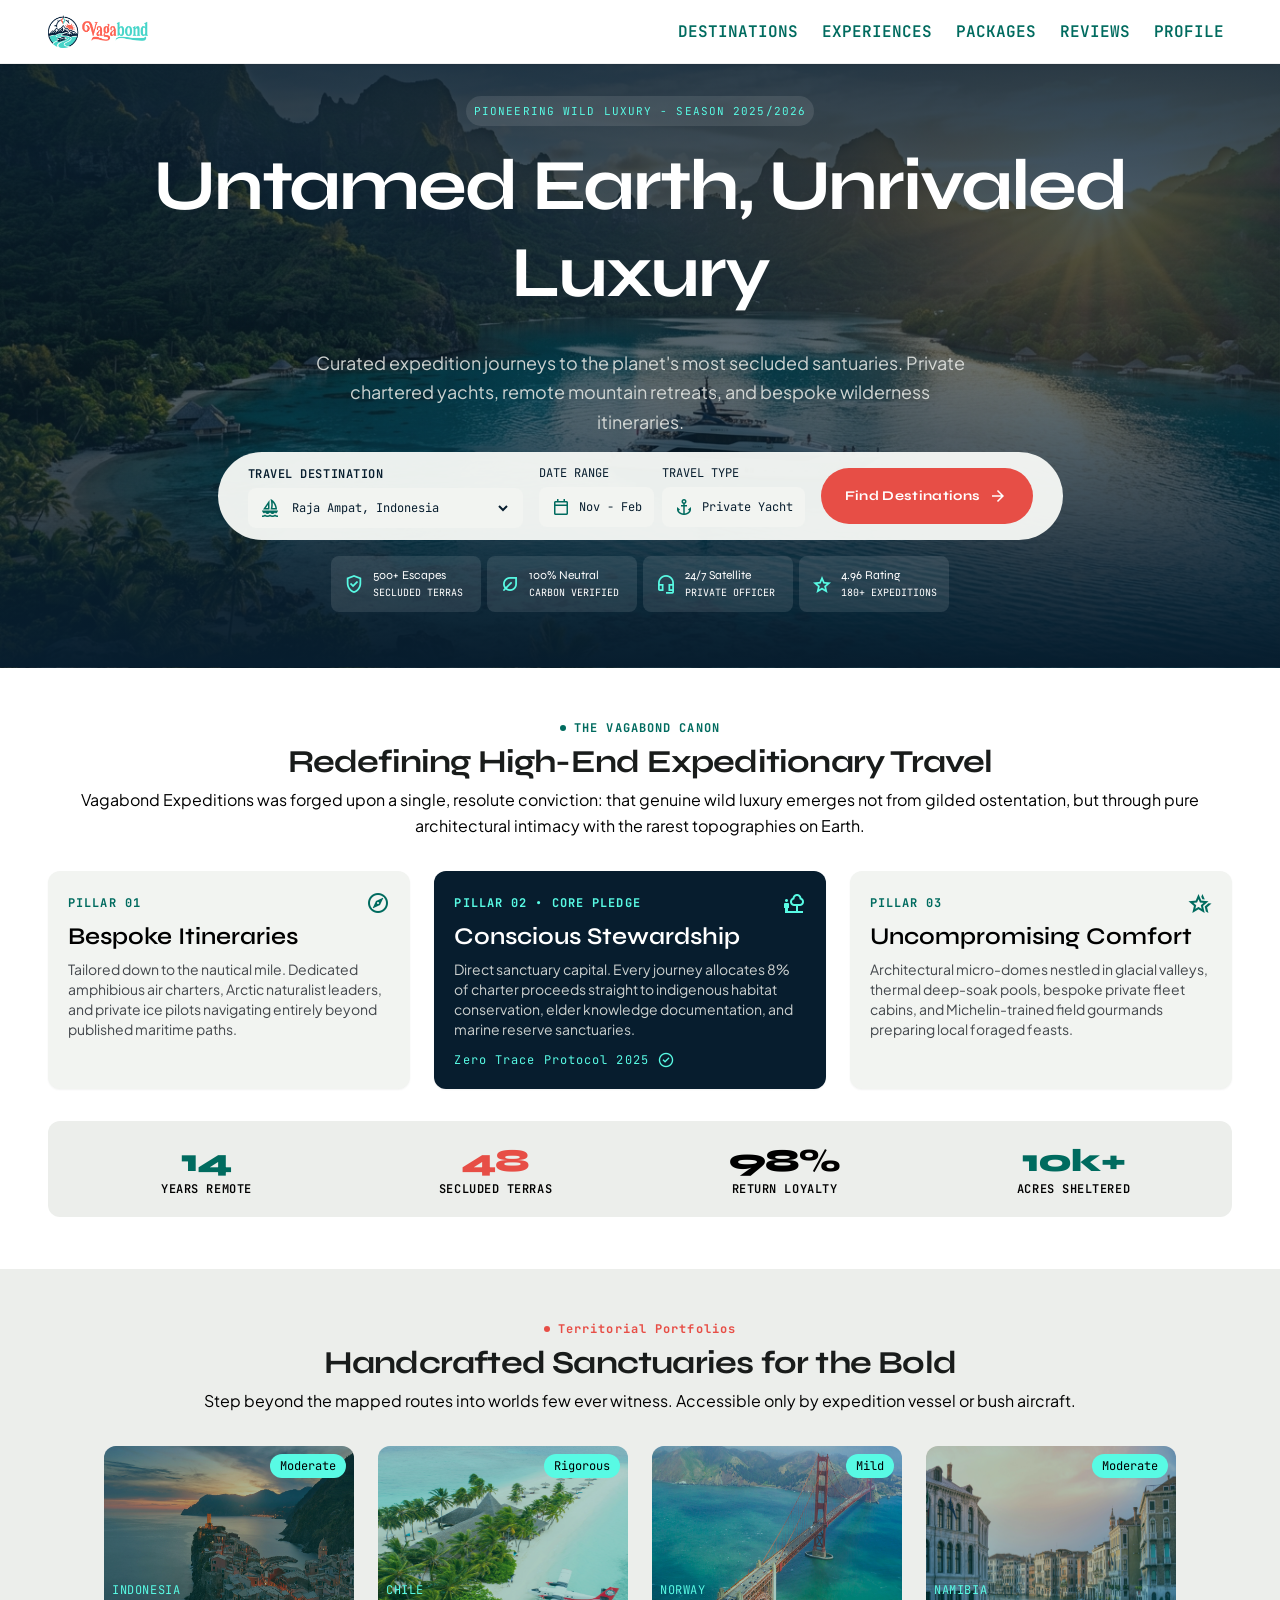
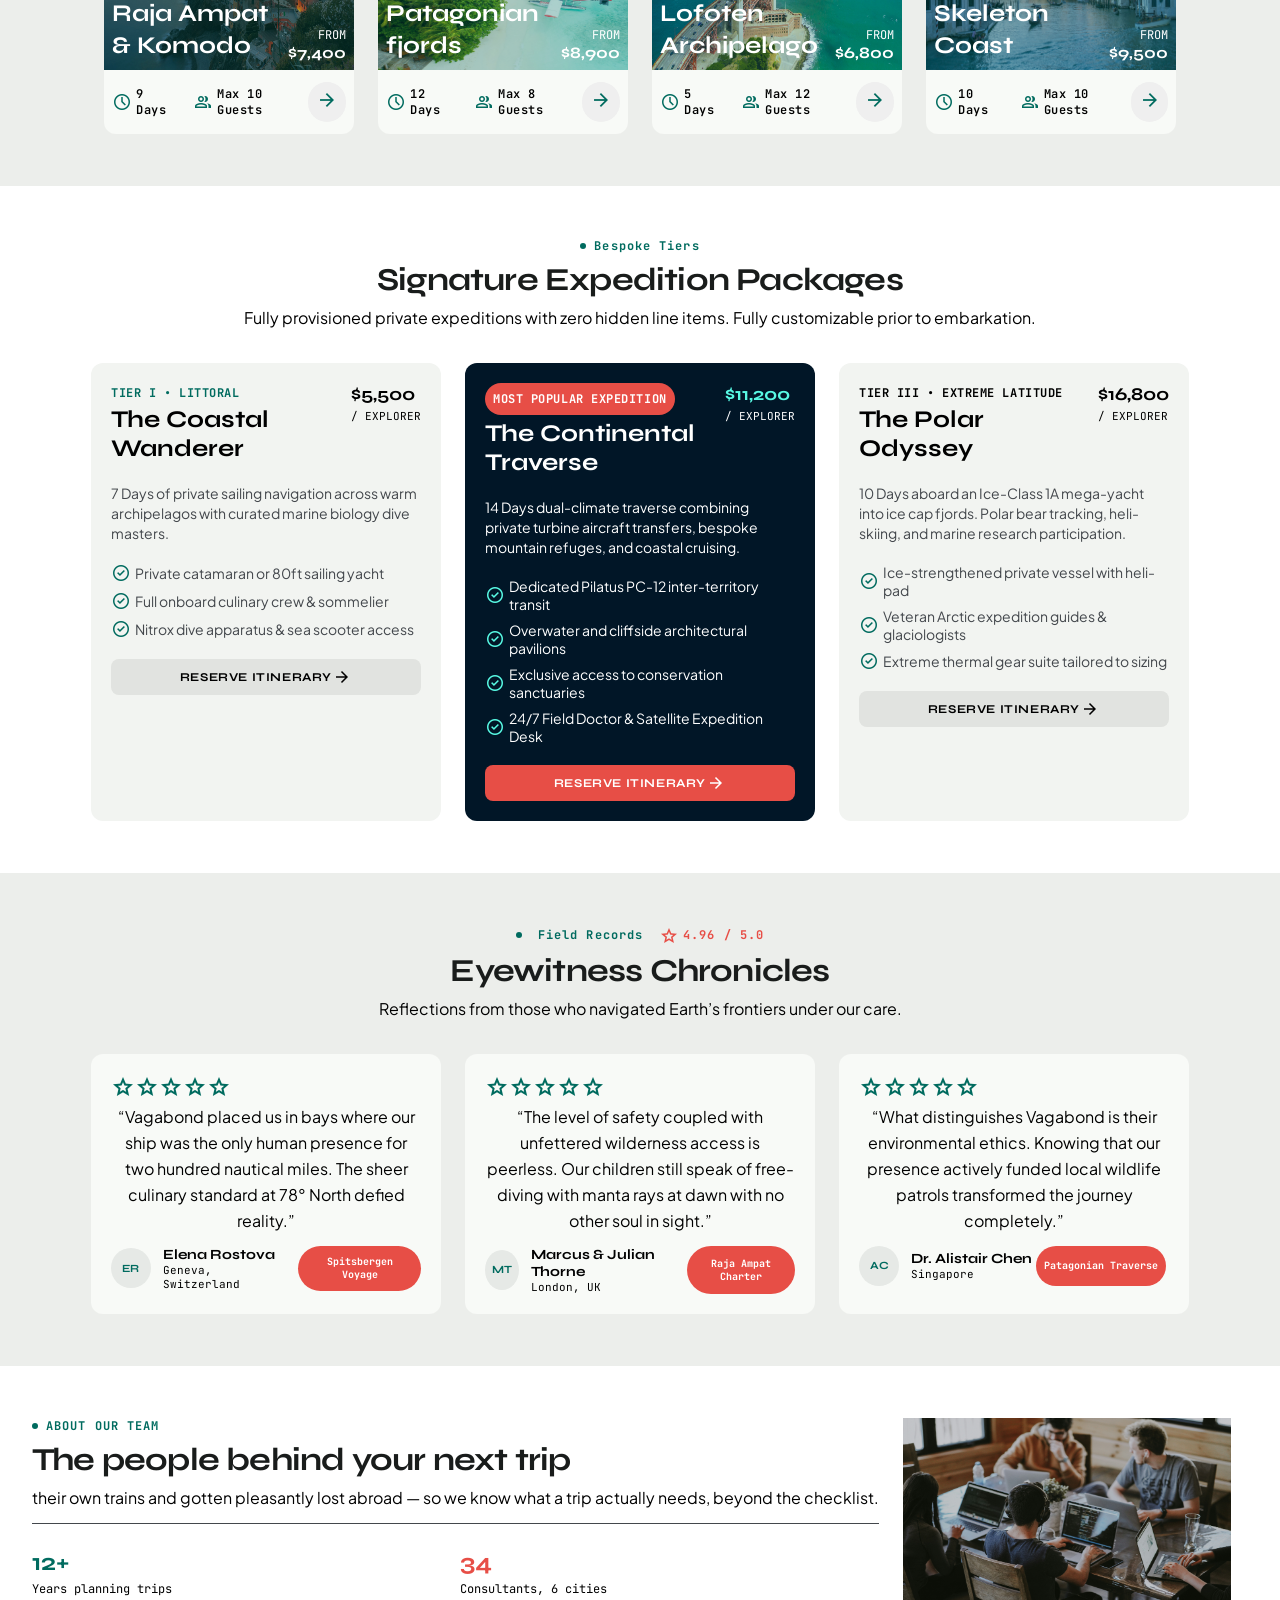
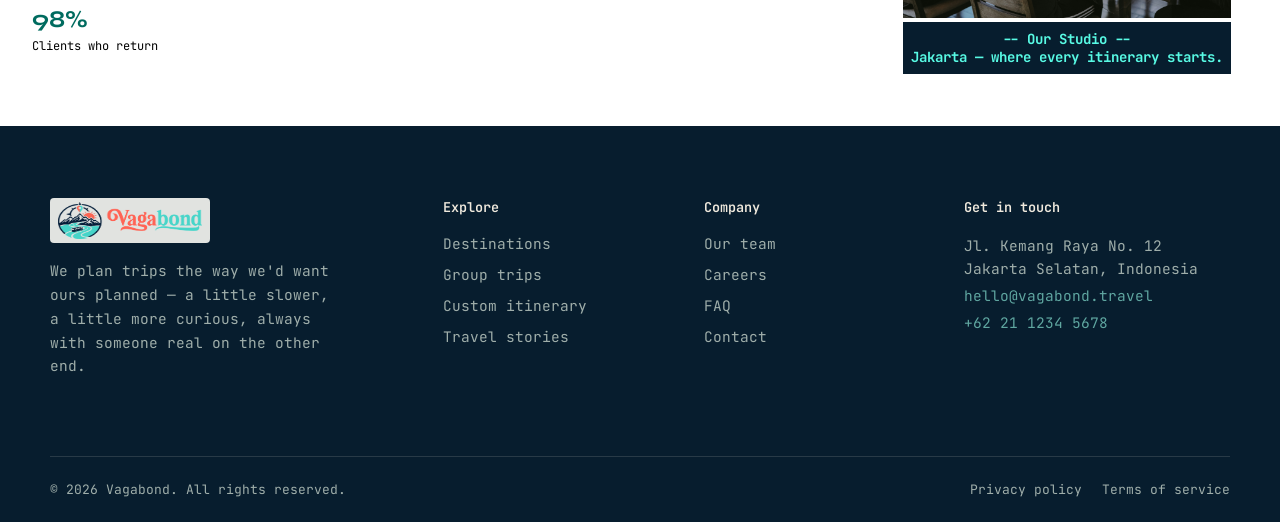
<file: index.html>
<!DOCTYPE html>
<html lang="en">

<head>
    <meta charset="UTF-8">
    <meta name="viewport" content="width=device-width, initial-scale=1.0">
    <title>Vagabond</title>
    <!-- Preconnect untuk mempercepat koneksi ke Google Fonts -->
    <link rel="preconnect" href="https://fonts.googleapis.com" />
    <link rel="preconnect" href="https://fonts.gstatic.com" crossorigin />

    <!-- Google Material Symbols Outlined Link -->
    <link rel="stylesheet"
        href="https://fonts.googleapis.com/css2?family=Material+Symbols+Outlined:opsz,wght,FILL,GRAD@20..48,100..700,0..1,-50..200&display=swap" />
    <link
        href="https://fonts.googleapis.com/css2?family=JetBrains+Mono:wght@500;600&amp;family=Plus+Jakarta+Sans:wght@400;500;600&amp;family=Syne:wght@600;700;800&amp;display=swap"
        rel="stylesheet" />
    <link rel="stylesheet" href="./assets/style.css">
</head>

<body>
    <header>
        <nav class="nav container">
            <div class="left-side">
                <div class="hamburger">
                    <span></span>
                    <span></span>
                    <span></span>
                </div>
                <div class="logo center">
                    <img class="logo_img" src="./assets/img/logo.png" alt="Logo">
                </div>
            </div>
            <div class="right-side">
                <div class="user_icon">
                    <img class="user_icon_img" src="./assets/img/user.png" alt="User Icon">
                </div>
                <div class="menu_mobile">
                    <ul>
                        <li><a href="#">Destinations</a></li>
                        <li><a href="#">Experiences</a></li>
                        <li><a href="#">Packages</a></li>
                        <li><a href="#">Reviews</a></li>
                        <li><a href="https://www.dicoding.com/users/refiandi_reza/academies">Profile</a></li>
                    </ul>
                </div>
                <div class="menu_desktop">
                    <ul>
                        <li><a href="#">Destinations</a></li>
                        <li><a href="#">Experiences</a></li>
                        <li><a href="#">Packages</a></li>
                        <li><a href="#">Reviews</a></li>
                        <li><a href="https://www.dicoding.com/users/refiandi_reza/academies">Profile</a></li>
                    </ul>
                </div>
            </div>


        </nav>
    </header>
    <main>
        <div id="content">
            <!-- Banner Section -->
            <article class="banner">
                <div class="banner_content container">
                    <div class="pretext">
                        <p>PIONEERING WILD LUXURY - SEASON 2025/2026</p>
                    </div>
                    <h1 class="main_title">Untamed Earth, Unrivaled Luxury</h1>
                    <p class="main_description">Curated expedition journeys to the planet's most secluded santuaries.
                        Private chartered yachts,
                        remote mountain retreats, and bespoke wilderness itineraries.</p>
                    <div class="quick_finder">
                        <div class="quick_finder_header">
                            <p class="quick_finder_text">DESTINATION QUICK-FINDER</p>
                            <span class="material-symbols-outlined tune">tune</span>

                        </div>
                        <div class="territory">
                            <label for="destination">TRAVEL DESTINATION</label>
                            <div class="destination_select">
                                <span class="material-symbols-outlined sailing">sailing</span>
                                <select name="destination" id="destination">
                                    <option value="raja_ampat">Raja Ampat, Indonesia</option>
                                    <option value="patagonian">Patagonian Fjords, Antarctica</option>
                                    <option value="lofoten">Lofoten Archipelago</option>
                                    <option value="skeleton_coast">Skeleton Coast</option>

                                </select>
                            </div>
                        </div>
                        <div class="window_charter">
                            <div class="window">
                                <p class="title">DATE RANGE</p>
                                <div>
                                    <span class="material-symbols-outlined">calendar_today</span>
                                    <p>Nov - Feb</p>

                                </div>
                            </div>
                            <div class="charter">
                                <p class="title">TRAVEL TYPE</p>
                                <div>
                                    <span class="material-symbols-outlined ">anchor</span>
                                    <p>Private Yacht</p>

                                </div>
                            </div>
                        </div>
                        <button>
                            <span>Find Destinations</span>
                            <span class="material-symbols-outlined arrow">arrow_forward</span>
                        </button>
                    </div>
                    <div class="metrics">
                        <div class="box">
                            <span class="material-symbols-outlined ">verified_user</span>
                            <div class="text">
                                <p>500+ Escapes</p>
                                <span>SECLUDED TERRAS</span>
                            </div>
                        </div>
                        <div class="box">
                            <span class="material-symbols-outlined">nest_eco_leaf</span>
                            <div class="text">
                                <p>100% Neutral</p>
                                <span>CARBON VERIFIED</span>
                            </div>
                        </div>
                        <div class="box">
                            <span class="material-symbols-outlined">headset_mic</span>
                            <div class="text">
                                <p>24/7 Satellite</p>
                                <span>PRIVATE OFFICER</span>
                            </div>
                        </div>
                        <div class="box">
                            <span class="material-symbols-outlined ">star</span>
                            <div class="text">
                                <p>4.96 Rating</p>
                                <span>180+ EXPEDITIONS</span>
                            </div>
                        </div>
                    </div>
                </div>
            </article>

            <!-- 2. FOUNDING PHILOSOPHY & PILLARS -->
            <article class="pillar">
                <div class="pillar_header">
                    <div class="pillar_title_container">
                        <span class="dot_circle"></span>
                        <span class="small_text">THE VAGABOND CANON</span>
                    </div>
                    <h2 class="pillar_title">
                        Redefining High-End Expeditionary Travel
                    </h2>
                    <p class="pillar_desc">
                        Vagabond Expeditions was forged upon a single, resolute conviction: that genuine wild luxury
                        emerges not from gilded ostentation, but through pure architectural intimacy with the rarest
                        topographies on Earth.
                    </p>
                </div>
                <!-- Pillars Vertical Stack -->
                <div class="pillar_body">
                    <!-- Pillar 1 -->
                    <div class="pillar_box">
                        <div class="pillar_box_head">
                            <span class="pillar_number">PILLAR 01</span>
                            <span class="material-symbols-outlined ">explore</span>
                        </div>
                        <h3 class="pillar_box_title">Bespoke
                            Itineraries</h3>
                        <p class="pillar_box_desc">
                            Tailored down to the nautical mile. Dedicated amphibious air charters, Arctic naturalist
                            leaders, and private ice pilots navigating entirely beyond published maritime paths.
                        </p>
                    </div>
                    <!-- Pillar 2 (Featured Deep Dark Theme) -->
                    <div class="dark pillar_box">
                        <div class="pillar_box_head">
                            <span class="pillar_number">PILLAR 02 •
                                CORE PLEDGE</span>
                            <span class="material-symbols-outlined ">nature_people</span>
                        </div>
                        <h3 class="pillar_box_title">Conscious
                            Stewardship</h3>
                        <p class="pillar_box_desc">
                            Direct sanctuary capital. Every journey allocates 8% of charter proceeds straight to
                            indigenous habitat conservation, elder knowledge documentation, and marine reserve
                            sanctuaries.
                        </p>
                        <div class="pillar_box_addon">
                            <span class="box_addon_text">Zero Trace Protocol 2025</span>
                            <span class="material-symbols-outlined ">check_circle</span>
                        </div>
                    </div>
                    <!-- Pillar 3 -->
                    <div class="pillar_box">
                        <div class="pillar_box_head">
                            <span class="pillar_number">PILLAR 03</span>
                            <span class="material-symbols-outlined ">hotel_class</span>
                        </div>
                        <h3 class="pillar_box_title">Uncompromising
                            Comfort</h3>
                        <p class="pillar_box_desc">
                            Architectural micro-domes nestled in glacial valleys, thermal deep-soak pools, bespoke
                            private fleet cabins, and Michelin-trained field gourmands preparing local foraged
                            feasts.
                        </p>
                    </div>
                </div>
                <!-- Stats 2x2 Grid -->
                <div class="pillar_footer">
                    <div class="pillar_box_footer">
                        <span class="box_footer_number text-tertiary">14</span>
                        <span class="box_footer_text">Years
                            Remote</span>
                    </div>
                    <div class="pillar_box_footer">
                        <span class="box_footer_number text-secondary">48</span>
                        <span class="box_footer_text">Secluded
                            Terras</span>
                    </div>
                    <div class="pillar_box_footer">
                        <span class="box_footer_number">98%</span>
                        <span class="box_footer_text">Return
                            Loyalty</span>
                    </div>
                    <div class="pillar_box_footer">
                        <span class="box_footer_number text-tertiary">10k+</span>
                        <span class="box_footer_text">Acres
                            Sheltered</span>
                    </div>
                </div>
            </article>

            <!-- 3. FEATURED DESTINATIONS -->
            <article class="featured">
                <div class="featured_header">
                    <div class="featured_title_container">
                        <span class="dot_circle"></span>
                        <span class="small_text">Territorial
                            Portfolios</span>
                    </div>
                    <h2 class="featured_title">
                        Handcrafted Sanctuaries for the Bold
                    </h2>
                    <p class="featured_desc">
                        Step beyond the mapped routes into worlds few ever witness. Accessible only by expedition
                        vessel or bush aircraft.
                    </p>
                </div>
                <!-- Destination Cards Vertical Flow -->
                <div class="destination_card_container">
                    <!-- Dest 01: Raja Ampat -->
                    <div class="card_item">
                        <div class="card_content">
                            <div class="img_container">
                                <img src="./assets/img/img1.webp" alt="Raja Ampat Destination" class="card_img">

                                <div class="card_destination">
                                    <div class="text_left">
                                        <span class="">Indonesia</span>
                                        <h3 class="">Raja
                                            Ampat &amp; Komodo</h3>
                                    </div>
                                    <div class="text_right">
                                        <span class="">From</span>
                                        <p class="">$7,400</p>
                                    </div>
                                </div>
                            </div>
                            <div class="card_terrain">
                                Moderate
                            </div>

                        </div>
                        <div class="card_desc">
                            <div class="card_desc_item">
                                <span class="sub_item">
                                    <span class="material-symbols-outlined y">schedule</span>
                                    9 Days</span>
                                <span class="sub_item">
                                    <span class="material-symbols-outlined y">group
                                    </span>
                                    Max 10 Guests
                                </span>
                            </div>
                            <button class="">
                                <span class="material-symbols-outlined ">arrow_forward</span>
                            </button>
                        </div>
                    </div>
                    <!-- Dest 02: Patagonian Fjords -->
                    <div class="card_item">
                        <div class="card_content">
                            <div class="img_container">
                                <img src="./assets/img/img2.webp" alt="Patagonina Fjords Destination" class="card_img">

                                <div class="card_destination">
                                    <div class="text_left">
                                        <span class="">Chile</span>
                                        <h3 class="">Patagonian fjords</h3>
                                    </div>
                                    <div class="text_right">
                                        <span class="">From</span>
                                        <p class="">$8,900</p>
                                    </div>
                                </div>
                            </div>
                            <div class="card_terrain">
                                Rigorous
                            </div>

                        </div>
                        <div class="card_desc">
                            <div class="card_desc_item">
                                <span class="sub_item">
                                    <span class="material-symbols-outlined y">schedule</span>
                                    12 Days</span>
                                <span class="sub_item">
                                    <span class="material-symbols-outlined y">group
                                    </span>
                                    Max 8 Guests
                                </span>
                            </div>
                            <button class="">
                                <span class="material-symbols-outlined ">arrow_forward</span>
                            </button>
                        </div>
                    </div>
                    <!-- Dest 03: Lofoten Archipelago -->
                    <div class="card_item">
                        <div class="card_content">
                            <div class="img_container">
                                <img src="./assets/img/img3.webp" alt="Lofoten Archipelago Destination"
                                    class="card_img">

                                <div class="card_destination">
                                    <div class="text_left">
                                        <span class="">Norway</span>
                                        <h3 class="">Lofoten Archipelago</h3>
                                    </div>
                                    <div class="text_right">
                                        <span class="">From</span>
                                        <p class="">$6,800</p>
                                    </div>
                                </div>
                            </div>
                            <div class="card_terrain">
                                Mild
                            </div>

                        </div>
                        <div class="card_desc">
                            <div class="card_desc_item">
                                <span class="sub_item">
                                    <span class="material-symbols-outlined y">schedule</span>
                                    5 Days</span>
                                <span class="sub_item">
                                    <span class="material-symbols-outlined y">group
                                    </span>
                                    Max 12 Guests
                                </span>
                            </div>
                            <button class="">
                                <span class="material-symbols-outlined ">arrow_forward</span>
                            </button>
                        </div>
                    </div>
                    <!-- Dest 04: Skeleton Coast -->
                    <div class="card_item">
                        <div class="card_content">
                            <div class="img_container">
                                <img src="./assets/img/img4.webp" alt="Skeloteon Coast Destination" class="card_img">

                                <div class="card_destination">
                                    <div class="text_left">
                                        <span class="">Namibia</span>
                                        <h3 class="">Skeleton Coast</h3>
                                    </div>
                                    <div class="text_right">
                                        <span class="">From</span>
                                        <p class="">$9,500</p>
                                    </div>
                                </div>
                            </div>
                            <div class="card_terrain">
                                Moderate
                            </div>

                        </div>
                        <div class="card_desc">
                            <div class="card_desc_item">
                                <span class="sub_item">
                                    <span class="material-symbols-outlined y">schedule</span>
                                    10 Days</span>
                                <span class="sub_item">
                                    <span class="material-symbols-outlined y">group
                                    </span>
                                    Max 10 Guests
                                </span>
                            </div>
                            <button class="">
                                <span class="material-symbols-outlined ">arrow_forward</span>
                            </button>
                        </div>
                    </div>
                </div>
            </article>

            <!-- 4. SIGNATURE EXPEDITION PACKAGES -->
            <article class="packages">
                <div class="packages_header">
                    <div class="packages_title_container">
                        <span class="dot_circle"></span>
                        <span class="small_text">Bespoke
                            Tiers</span>
                    </div>
                    <h2 class="packages_title">
                        Signature Expedition Packages
                    </h2>
                    <p class="packages_desc">
                        Fully provisioned private expeditions with zero hidden line items. Fully customizable prior
                        to embarkation.
                    </p>
                </div>
                <div class="packages_container">
                    <!-- Package 1: The Coastal Wanderer -->
                    <div class="packages_item">
                        <div class="packages_item_header">
                            <div class="text-left">
                                <span class="text-tertiary">Tier
                                    I • Littoral</span>
                                <h3 class="">The Coastal
                                    Wanderer</h3>
                            </div>
                            <div class="text-right">
                                <span class="">
                                    $5,500
                                </span>
                                <p class="">
                                    / Explorer
                                </p>
                            </div>
                        </div>
                        <p class="packages_item_desc">
                            7 Days of private sailing navigation across warm archipelagos with curated marine biology
                            dive masters.
                        </p>
                        <div class="packages_list">
                            <div class="packages_list_item">
                                <span class="material-symbols-outlined ">check_circle</span>
                                <p>Private catamaran or 80ft sailing yacht</p>
                            </div>
                            <div class="packages_list_item">
                                <span class="material-symbols-outlined ">check_circle</span>
                                <p>Full onboard culinary crew &amp; sommelier</p>
                            </div>
                            <div class="packages_list_item">
                                <span class="material-symbols-outlined ">check_circle</span>
                                <p>Nitrox dive apparatus &amp; sea scooter access</p>
                            </div>
                        </div>
                        <button class="">
                            <p>Reserve Itinerary</p>
                            <span class="material-symbols-outlined ">arrow_forward</span>
                        </button>
                    </div>
                    <!-- Package 2: The Continental Traverse (FEATURED - DEEP NAVY #011627) -->
                    <div class="dark packages_item">
                        <div class="packages_item_header">
                            <div class="text-left">
                                <span class="">
                                    Most Popular Expedition
                                </span>
                                <h3 class="">The Continental
                                    Traverse</h3>
                            </div>
                            <div class="text-right">
                                <span class="">$11,200</span>
                                <p class="">/
                                    Explorer</p>
                            </div>
                        </div>
                        <p class="packages_item_desc">
                            14 Days dual-climate traverse combining private turbine aircraft transfers, bespoke mountain
                            refuges, and coastal cruising.
                        </p>
                        <div class="packages_list">
                            <div class="packages_list_item">
                                <span class="material-symbols-outlined ">check_circle</span>
                                <p>Dedicated Pilatus PC-12 inter-territory transit</p>
                            </div>
                            <div class="packages_list_item">
                                <span class="material-symbols-outlined ">check_circle</span>
                                <p>Overwater and cliffside architectural pavilions</p>
                            </div>
                            <div class="packages_list_item">
                                <span class="material-symbols-outlined ">check_circle</span>
                                <p>Exclusive access to conservation sanctuaries</p>
                            </div>
                            <div class="packages_list_item">
                                <span class="material-symbols-outlined ">check_circle</span>
                                <p>24/7 Field Doctor &amp; Satellite Expedition Desk</p>
                            </div>
                        </div>
                        <button class="">
                            <p>Reserve Itinerary</p>
                            <span class="material-symbols-outlined ">arrow_forward</span>
                        </button>
                    </div>
                    <!-- Package 3: The Polar Odyssey -->
                    <div class="packages_item">
                        <div class="packages_item_header">
                            <div class="text-left">
                                <span class="">Tier
                                    III • Extreme Latitude</span>
                                <h3 class="">The Polar
                                    Odyssey</h3>
                            </div>
                            <div class="text-right">
                                <span class="">$16,800</span>
                                <p class="">/
                                    Explorer</p>
                            </div>
                        </div>
                        <p class="packages_item_desc">
                            10 Days aboard an Ice-Class 1A mega-yacht into ice cap fjords. Polar bear tracking,
                            heli-skiing, and marine research participation.
                        </p>
                        <div class="packages_list">
                            <div class="packages_list_item">
                                <span class="material-symbols-outlined">check_circle</span>
                                <p>Ice-strengthened private vessel with heli-pad</p>
                            </div>
                            <div class="packages_list_item">
                                <span class="material-symbols-outlined">check_circle</span>
                                <p>Veteran Arctic expedition guides &amp; glaciologists</p>
                            </div>
                            <div class="packages_list_item">
                                <span class="material-symbols-outlined">check_circle</span>
                                <p>Extreme thermal gear suite tailored to sizing</p>
                            </div>
                        </div>
                        <button class="">
                            <p>Reserve Itinerary</p>
                            <span class="material-symbols-outlined ">arrow_forward</span>
                        </button>
                    </div>

                </div>
            </article>

            <!-- 5. EYEWITNESS CHRONICLES (TESTIMONIALS) -->
            <article class="reviews">
                <div class="reviews_header">
                    <div class="reviews_title_container">
                        <div class="flex items-center gap-2">
                            <span class="dot_circle"></span>
                            <span class="small_text">Field
                                Records</span>
                        </div>
                        <div class="reviews_rating">
                            <span class="material-symbols-outlined">star</span>
                            <span class="small_text">4.96 / 5.0</span>
                        </div>
                    </div>
                    <h2 class="reviews_title">
                        Eyewitness Chronicles
                    </h2>
                    <p class="reviews_desc">
                        Reflections from those who navigated Earth’s frontiers under our care.
                    </p>
                </div>
                <!-- Testimonial Cards Stack -->
                <div class="reviews_item_container">
                    <!-- Review 1 -->
                    <div class="reviews_item">
                        <div class="star_container">
                            <span class="material-symbols-outlined ">star</span>
                            <span class="material-symbols-outlined ">star</span>
                            <span class="material-symbols-outlined ">star</span>
                            <span class="material-symbols-outlined ">star</span>
                            <span class="material-symbols-outlined ">star</span>
                        </div>
                        <p class="reviews_desc">
                            “Vagabond placed us in bays where our ship was the only human presence for two hundred
                            nautical miles. The sheer culinary standard at 78° North defied reality.”
                        </p>
                        <div class="reviews_creator border-t-0">
                            <div class="flex items-center gap-3">
                                <div class="creator_initial">
                                    ER
                                </div>
                                <div class="flex flex-col">
                                    <span class="creator_name">Elena
                                        Rostova</span>
                                    <span class="creator_stay">Geneva,
                                        Switzerland</span>
                                </div>
                            </div>
                            <span class="destination_travel">
                                Spitsbergen Voyage
                            </span>
                        </div>
                    </div>
                    <!-- Review 2 -->
                    <div class="reviews_item">
                        <div class="star_container">
                            <span class="material-symbols-outlined ">star</span>
                            <span class="material-symbols-outlined ">star</span>
                            <span class="material-symbols-outlined ">star</span>
                            <span class="material-symbols-outlined ">star</span>
                            <span class="material-symbols-outlined ">star</span>
                        </div>
                        <p class="reviews_desc">
                            “The level of safety coupled with unfettered wilderness access is peerless. Our children
                            still speak of free-diving with manta rays at dawn with no other soul in sight.”
                        </p>
                        <div class="reviews_creator">
                            <div class="flex items-center gap-3">
                                <div class="creator_initial">
                                    MT
                                </div>
                                <div class="flex flex-col">
                                    <span class="creator_name">Marcus &amp;
                                        Julian Thorne</span>
                                    <span class="creator_stay">London,
                                        UK</span>
                                </div>
                            </div>
                            <span class="destination_travel">
                                Raja Ampat Charter
                            </span>
                        </div>
                    </div>
                    <!-- Review 3 -->
                    <div class="reviews_item">
                        <div class="star_container">
                            <span class="material-symbols-outlined ">star</span>
                            <span class="material-symbols-outlined ">star</span>
                            <span class="material-symbols-outlined ">star</span>
                            <span class="material-symbols-outlined ">star</span>
                            <span class="material-symbols-outlined ">star</span>
                        </div>
                        <p class="reviews_desc">
                            “What distinguishes Vagabond is their environmental ethics. Knowing that our presence
                            actively funded local wildlife patrols transformed the journey completely.”
                        </p>
                        <div class="reviews_creator">
                            <div class="flex items-center gap-3">
                                <div class="creator_initial">
                                    AC
                                </div>
                                <div class="flex flex-col">
                                    <span class="creator_name">Dr. Alistair
                                        Chen</span>
                                    <span class="creator_stay">Singapore</span>
                                </div>
                            </div>
                            <span class="destination_travel">
                                Patagonian Traverse
                            </span>
                        </div>
                    </div>
                </div>
            </article>

            <!-- 6. About Us -->
            <article class="team-section">
                <div class="team-content">
                    <div class="team_header">
                        <div class="team_title_container">
                            <span class="dot_circle"></span>
                            <span class="small_text">ABOUT OUR TEAM</span>
                        </div>
                        <h2 class="team_title">
                            The people behind your next trip
                        </h2>
                        <p class="team_desc">
                            their own trains and gotten pleasantly lost abroad
                            — so we know what a trip actually needs, beyond the checklist.
                        </p>
                    </div>
                    <div class="team-stats">
                        <div class="stat">
                            <b>12+</b>
                            <p>Years planning trips</p>
                        </div>
                        <div class="stat">
                            <b class="text-secondary">34</b>
                            <p>Consultants, 6 cities</p>
                        </div>
                        <div class="stat">
                            <b>98%</b>
                            <p>Clients who return</p>
                        </div>
                    </div>
                </div>
                <aside class="team-media">
                    <img src="./assets/img/img5.jpg" alt="Lintasin Travel team planning a client itinerary">
                    <div class="media-tag">
                        <span>-- Our Studio --</span>
                        <p>Jakarta — where every itinerary starts.</p>
                    </div>
                </aside>


            </article>
        </div>
    </main>

    <!-- footer -->
    <footer class="site-footer">
        <div class="footer-inner">
            <div class="footer-top">
                <div class="footer-brand">
                    <div class="footer-logo">
                        <img src="./assets/img/logo.png" alt="logo">
                    </div>
                    <p>We plan trips the way we'd want ours planned — a little slower, a little more curious, always
                        with someone real on the other end.</p>

                </div>

                <div class="footer-col">
                    <h4>Explore</h4>
                    <ul>
                        <li><a href="#">Destinations</a></li>
                        <li><a href="#">Group trips</a></li>
                        <li><a href="#">Custom itinerary</a></li>
                        <li><a href="#">Travel stories</a></li>
                    </ul>
                </div>

                <div class="footer-col">
                    <h4>Company</h4>
                    <ul>
                        <li><a href="#">Our team</a></li>
                        <li><a href="#">Careers</a></li>
                        <li><a href="#">FAQ</a></li>
                        <li><a href="#">Contact</a></li>
                    </ul>
                </div>

                <div class="footer-col footer-contact">
                    <h4>Get in touch</h4>
                    <p>Jl. Kemang Raya No. 12<br>Jakarta Selatan, Indonesia</p>
                    <p><a href="mailto:hello@vagabond.travel">hello@vagabond.travel</a></p>
                    <p><a href="tel:+622112345678">+62 21 1234 5678</a></p>
                </div>
            </div>

            <div class="footer-bottom">
                <span>© 2026 Vagabond. All rights reserved.</span>
                <div class="legal">
                    <a href="#">Privacy policy</a>
                    <a href="#">Terms of service</a>
                </div>
            </div>
        </div>
    </footer>

    <script src="./assets/script.js"></script>
</body>

</html>
</file>
<file: assets/style.css>
*,
*::before,
*::after {
    box-sizing: border-box;
}

:root {
    --primary-color: #071D2E;
    --secondary-color: #E74E46;
    --tertiary-color: #006B5F;
    --fourth-color: #58FAE4;
    --ink: #1B2A32;
    --ink-2: #233C46;
    --paper: #EFE9DD;
    --muted: #9FAEAA;
    --ocean: #5FA6A0;
    --sunset: #E8955C;
    --line: rgba(239, 233, 221, 0.14);
}

body {
    margin: 0;
}

p,
h2,
h3,
ul,
button {
    margin: 0;
}

ul,
button {
    padding: 0;
}

.red {
    color: violet;
}

.logo {
    width: 100px;
    height: auto;
}

.center {
    display: flex;
    justify-content: center;
    align-items: center;
}

.logo_img {
    width: 100%;
    height: auto;
}

header {
    width: 100%;

}

.nav {
    height: 64px;
    display: flex;
    flex-direction: row;
    align-items: center;
    justify-content: space-between;
    position: sticky;
    top: 0;
    z-index: 1000;
    border-bottom: 1px solid #f0f0f0;
    box-shadow: 0 4px 6px -4px rgba(0, 0, 0, 0.1),
        0 2px 4px -2px rgba(0, 0, 0, 0.05);
}

.left-side {
    display: flex;
    flex-direction: row;
    align-items: center;
    justify-content: center;
    gap: 16px;
}

.container {
    width: 100%;
    padding-left: 16px;
    padding-right: 16px;
}

.hamburger {
    display: flex;
    flex-direction: column;
    justify-content: space-between;
    width: 30px;
    height: 21px;
    cursor: pointer;
    background: transparent;
    border: none;
}

/* Styling untuk garis-garis hamburger */
.hamburger span {
    display: block;
    width: 100%;
    height: 3px;
    background-color: var(--primary-color);
    /* Ubah warna garis sesuai kebutuhan */
    border-radius: 3px;
    transition: all 0.3s ease-in-out;
    /* Untuk efek animasi smooth */
}

/* Animasi transformasi menjadi tanda "X" */
.nav.active .hamburger span:nth-child(1) {
    transform: translateY(9px) rotate(45deg);
}

.nav.active .hamburger span:nth-child(2) {
    opacity: 0;
    /* Menghilangkan garis tengah */
}

.nav.active .hamburger span:nth-child(3) {
    transform: translateY(-9px) rotate(-45deg);
}

.right-side {
    position: relative;
}

.user_icon {
    width: 30px;
    height: 30px;
    border-radius: 50%;
    background-color: var(--primary-color);
    display: flex;
    align-items: center;
    justify-content: center;

}

.menu_mobile {
    position: fixed;
    top: 64px;
    left: 0;
    width: 100%;
    background-color: #fff;
    flex-direction: column;
    align-items: center;
    padding: 16px;
    box-shadow: 0 8px 16px -4px rgba(0, 0, 0, 0.08);
    font-family: 'JetBrains Mono', monospace;
    opacity: 0;
    visibility: hidden;
    transform: translateY(-20px);
    transition: all 0.4s cubic-bezier(0.16, 1, 0.3, 1);

}

.menu_desktop {
    display: none;
}

.menu_desktop ul {
    display: flex;
    flex-direction: row;
    gap: 8px;
    text-transform: uppercase;
    list-style: none;
    font-family: 'JetBrains Mono', monospace;
    font-size: 16px;
    font-weight: 600;
    cursor: pointer;
    color: var(--tertiary-color);
    align-items: center;
    justify-content: space-between;
}

.menu_desktop li a {
    text-decoration: none;
    padding: 8px;
    border-radius: 4px;
    transition: background-color 0.3s ease, box-shadow 0.3s ease;
}

.menu_desktop li a:hover {
    background-color: var(--tertiary-color);
    color: #fff;
}

a,
a:visited {
    color: var(--tertiary-color);
}


.nav.active .menu_mobile {
    opacity: 1;
    visibility: visible;
    transform: translateY(0);
}

.menu_mobile ul {
    padding: 0;
    margin: 0;
    width: 100%;
}

.menu_mobile li {
    list-style: none;
    margin: 8px 0;
}

.menu_mobile a {
    color: var(--primary-color);
    text-decoration: none;
    padding: 8px 0;
    width: 100%;
    text-align: center;
    transition: color 0.2s ease;
}

.material-symbols-outlined {
    color: var(--tertiary-color)
}

.banner {
    width: 100%;
    height: auto;
    display: flex;
    justify-content: center;
    align-items: center;

    background-image: linear-gradient(to bottom,
            color-mix(in srgb, var(--primary-color) 85%, transparent) 0%,
            color-mix(in srgb, var(--primary-color) 60%, transparent) 50%,
            var(--primary-color) 100%), url('./img/banner.png');
    background-size: cover;
    background-position: center;
}

.banner_content {
    padding-top: 32px;
    padding-bottom: 56px;
}

.pretext {
    background-color: rgba(248, 250, 247, 0.1);
    font-size: 11px;
    color: var(--fourth-color);
    font-family: 'JetBrains Mono', monospace;
    padding: 8px;
    text-align: center;
    border-radius: 25px;
    letter-spacing: 1.1px;

}

.main_title {
    font-family: 'Syne', sans-serif;
    font-size: 32px;
    color: #fff;
    margin-top: 16px;
    margin-bottom: 16px;

}

.main_description {
    font-family: 'Plus Jakarta Sans', sans-serif;
    font-weight: 400;
    font-size: 16px;
    line-height: 1.625;
    color: rgba(225, 227, 224, 0.9);
    margin-bottom: 16px;

}

.quick_finder {
    background-color: rgba(248, 250, 247, 0.95);
    padding: 16px;
    border-radius: 12px;

}

.quick_finder_header {
    display: flex;
    justify-content: space-between;
    align-items: center;
    padding-bottom: 12px;
}

.quick_finder_text {
    font-family: 'JetBrains Mono', monospace;
    font-size: 12px;
    color: var(--tertiary-color);
    letter-spacing: 0.55px;
    font-weight: 700;
    margin: 0;

}

.territory {
    margin-bottom: 16px;
}

.tune {
    font-size: 20px;
}

.sailing {
    font-size: 20px;
}

.territory label {
    font-family: 'JetBrains Mono', monospace;
    font-size: 12px;
    color: var(--primary-color);
    letter-spacing: 0.55px;
    font-weight: 600;
}

.destination_select {
    display: flex;
    align-items: center;
    padding: 10px 12px;
    background-color: rgba(242, 244, 241, 1);
    border-radius: 8px;
    margin-top: 6px;
}

.destination_select span {
    margin-right: 8px;

}

.destination_select select {
    border: none;
    background: transparent;
    font-family: 'JetBrains Mono', monospace;
    font-size: 12px;
    color: var(--primary-color);
    outline: none;
    cursor: pointer;
    width: 100%;
}

.window_charter {
    display: flex;
    flex-direction: row;
    margin-bottom: 16px;
}

.window,
.charter {
    display: flex;
    flex-direction: column;
    flex: 1;
    font-family: 'JetBrains Mono', monospace;
    font-size: 12px;
    color: var(--primary-color);
    gap: 6px;

}

.window div,
.charter div {
    display: flex;
    align-items: center;
    padding: 10px 12px;
    background-color: rgba(242, 244, 241, 1);
    border-radius: 8px;


}

.window span,
.charter span {
    font-size: 20px;
    margin-right: 8px;
}

.quick_finder button {
    display: flex;
    align-items: center;
    justify-content: center;
    background-color: var(--secondary-color);
    color: #fff;
    width: 100%;
    border-radius: 8px;
    padding: 14px 20px;
    gap: 8px;
    border: none;
    font-family: Syne, sans-serif;
    font-weight: 700;
    letter-spacing: 0.35px;
}

.arrow {
    font-size: 20px;
    color: #fff;
}


.metrics {
    display: grid;
    grid-template-columns: repeat(2, 1fr);
    grid-template-rows: repeat(2, 1fr);
    gap: 6px;
    margin-top: 16px;
}

.metrics .box {
    display: flex;
    align-items: center;
    padding: 12px;
    background: rgba(248, 250, 247, 0.1);
    color: #fff;
    border-radius: 8px;
    gap: 8px;
}

.metrics .box .material-symbols-outlined {
    font-size: 22px;
    color: var(--fourth-color);
}

.metrics .box .text p {
    font-family: 'Syne', sans-serif;
    font-size: 12px;
}

.metrics .box .text span {
    font-family: 'JetBrains Mono', monospace;
    font-size: 10px;
}

.pillar,
.featured,
.packages,
.reviews {
    padding: 52px 16px;
}

.featured,
.reviews {
    background-color: #ECEEEB;
}

.pillar_title_container,
.featured_title_container,
.packages_title_container,
.reviews_title_container,
.team_title_container {
    display: flex;
    align-items: center;
}

.reviews_title_container {
    justify-content: space-between;
}

.pillar_title_container .small_text,
.featured_title_container .small_text,
.packages_title_container .small_text,
.reviews_title_container .small_text,
.team_title_container .small_text {
    font-family: 'JetBrains Mono', monospace;
    color: var(--tertiary-color);
    font-weight: 700;
    letter-spacing: 1.1px;
    font-size: 12px;
}

.featured_title_container .small_text {
    color: var(--secondary-color);
}

.dot_circle {
    width: 6px;
    height: 6px;
    border-radius: 50%;
    background-color: var(--tertiary-color);
    margin-right: 8px;
    display: block;
}

.featured_title_container .dot_circle {
    background-color: var(--secondary-color);
}


.pillar_title,
.featured_title,
.packages_title,
.reviews_title,
.team_title {
    font-family: 'Syne', sans-serif;
    font-size: 32px;
    font-weight: bold;
    letter-spacing: -0.8px;
    color: #191c1b;
    margin-top: 6px;
}

.pillar_desc,
.featured_desc,
.packages_desc,
.reviews_desc,
.team_desc {
    font-family: 'Plus Jakarta Sans', sans-serif;
    font-weight: 400;
    font-size: 16px;
    line-height: 26px;
    margin-top: 6px;
}

.pillar_body {
    margin: 32px 0;
}

.pillar_box {
    padding: 20px;
    border-radius: 12px;
}

.pillar_box_head {
    display: flex;
    justify-content: space-between;
    align-items: center;
}

.pillar_number {
    font-family: 'JetBrains Mono', monospace;
    font-weight: 700;
    font-size: 12px;
    letter-spacing: 1.1px;
    color: var(--tertiary-color);
}

.dark.pillar_box .pillar_number,
.dark.pillar_box .material-symbols-outlined,
.dark.pillar_box .box_addon_text {
    color: var(--fourth-color);
}

.pillar_box_title {
    font-family: 'Syne', sans-serif;
    font-weight: 600;
    line-height: 32px;
    font-size: 24px;
    padding: 6px 0;
}

.dark.pillar_box .pillar_box_title {
    color: #fff;
}

.pillar_box_desc {
    font-size: 14px;
    line-height: 20px;
    font-weight: 400;
    font-family: 'Plus Jakarta Sans', sans-serif;
    color: #43474C;
}

.dark.pillar_box .pillar_box_desc {
    color: rgba(225, 227, 224, 0.9);

}

.pillar_box:nth-child(odd) {
    background-color: #F2F4F1;
    box-shadow: 0px 1px 2px 0px #0000000D;

    ;
}

.pillar_box:nth-child(even) {
    background-color: #071D2E;
    box-shadow: 0px 1px 2px 0px #0000000D;
    margin: 20px 0;
}

.pillar_box_addon {
    display: flex;
    justify-content: start;
    align-items: center;
    margin-top: 12px;
}

.box_addon_text {
    color: var(--fourth-color);
    font-size: 12px;
    letter-spacing: 1.1px;
    font-family: 'JetBrains Mono', monospace;
    margin-right: 8px;
}

.pillar_box_addon .material-symbols-outlined {
    font-size: 18px;
}

.pillar_footer {
    display: grid;
    grid-template-columns: repeat(2, 1fr);
    grid-template-rows: repeat(2, 1fr);
    gap: 12px;
    background-color: #ECEEEB;
    border-radius: 12px;
    padding: 20px;

}

.pillar_box_footer {
    display: flex;
    flex-direction:
        column;
}

.box_footer_number {
    font-family: 'Syne', sans-serif;
    font-size: 32px;
    line-height: 40px;
    letter-spacing: -0.8px;
    font-weight: 800;
}

.box_footer_text {
    font-family: 'JetBrains Mono', monospace;
    font-size: 12px;
    font-weight: 600;
    letter-spacing: 0.55px;
    line-height: 16px;
    text-transform: uppercase;
}

.text-tertiary {
    color: var(--tertiary-color);
}

.text-secondary {
    color: var(--secondary-color)
}

.text-primary {
    color: var(--primary-color)
}

.text-fourt {
    color: var(--fourth-color);
}

.card_item {
    /* height: 310px; */
    overflow: hidden;
    border-radius: 12px;

}

.destination_card_container {
    display: flex;
    flex-direction: column;
    margin-top: 32px;
    gap: 24px;
}

.card_content {
    position: relative;
}

.card_img {
    width: 100%;
    height: 100%;
    /* object-fit: cover; */
    /* background-position: center center; */
    /* position: relative; */
    /* z-index: 0; */
}

.img_container {
    position: relative;
    height: 224px;
}

.img_container::after {
    content: '';
    position: absolute;
    top: 0;
    left: 0;
    width: 100%;
    height: 100%;
    background: rgba(0, 107, 95, 0.3);

}

.card_destination {
    position: absolute;
    bottom: 0;
    left: 0;
    padding: 8px;
    width: 100%;
    display: flex;
    justify-content: space-between;
    z-index: 10;
    align-items: end;
}

.text_left span {
    font-family: 'JetBrains Mono', monospace;
    font-size: 12px;
    font-weight: 400;
    color: var(--fourth-color);
    text-transform: uppercase;
    letter-spacing: 0.6px;
}

.text_left h3 {
    font-family: 'Syne', sans-serif;
    font-size: 24px;
    font-weight: 700;
    line-height: 32px;
    color: #fff;
}

.text_right {
    display: flex;
    flex-direction: column;
    align-items: end;
}

.text_right span {
    font-family: 'JetBrains Mono', monospace;
    font-size: 12px;
    font-weight: 400;
    color: #fff;
    text-transform: uppercase;
}

.text_right p {
    font-family: 'Syne', sans-serif;
    font-size: 16px;
    font-weight: 700;
    color: #fff;
}

.card_terrain {
    position: absolute;
    right: 8px;
    top: 8px;
    z-index: 11;
    background-color: var(--fourth-color);
    padding: 4px 10px;
    border-radius: 25px;
    font-family: 'JetBrains Mono', monospace;
    font-size: 12px;
    font-weight: 400;
}

.card_desc {
    background-color: #F8FAF7;
    padding: 12px 8px;
    display: flex;
    flex-direction: row;
    justify-content: space-between;
}

.card_desc_item {
    display: flex;
    flex-direction: row;
    gap: 16px;
}

.card_desc .sub_item {
    display: flex;
    align-items: center;
    flex-direction: row;
    gap: 4px;
}

.sub_item {
    font-family: 'JetBrains Mono', monospace;
    font-size: 12px;
    font-weight: 600;
    letter-spacing: 0.5px;
}

.card_desc_item .material-symbols-outlined {
    font-size: 20px;
}

.card_desc button {
    width: 40px;
    height: 40px;
    border-radius: 24px;
    border: none;
}

.card_desc button span {
    font-size: 22px;
}

.packages_container {
    display: flex;
    flex-direction: column;
    gap: 24px;
    margin-top: 32px;
}

.packages_container .packages_item:nth-child(odd) {
    background-color: #F2F4F1;
}

.packages_container .packages_item:nth-child(even) {
    background-color: #011627;
    color: #fff;
}

.packages_item {
    border-radius: 12px;
    padding: 20px;
    display: flex;
    flex-direction: column;
    gap: 20px;
}

.packages_item button {
    width: 100%;
    border-radius: 8px;
    background-color: #e1e3e0;
    display: flex;
    align-items: center;
    justify-content: center;
    padding: 8px 0;
    border: none;
}

.dark.packages_item button {
    background-color: var(--secondary-color);
    color: #fff;
}

.packages_item button p {
    font-family: 'Syne', sans-serif;
    font-size: 12px;
    font-weight: 700;
    letter-spacing: 0.6px;
    text-transform: uppercase;
}

.packages_item button span {
    font-size: 20px;
    color: #000;
}

.dark.packages_item button span {
    color: #fff;
}

.packages_item_header {
    display: flex;
    justify-content: space-between;
}

.packages_item_header .text-left span {
    font-family: 'JetBrains Mono', monospace;
    font-size: 12px;
    font-weight: 700;
    letter-spacing: 0.55px;
    text-transform: uppercase;
}

.packages_item_header .text-left h3 {
    font-family: 'Syne', sans-serif;
    font-size: 24px;
    font-weight: 700;
    margin-top: 4px;
    max-width: 235px;
}

.packages_item_header .text-right {
    display: flex;
    flex-direction: column;
    gap: 4px;
}

.packages_item_header .text-right span {
    font-family: 'Syne', sans-serif;
    font-size: 18px;
    font-weight: 700;
}

.dark.packages_item .packages_item_header .text-right span {
    color: var(--fourth-color);
}

.packages_item_header .text-right p {
    font-family: 'JetBrains Mono', monospace;
    font-size: 11px;
    font-weight: 400;
    text-transform: uppercase;
}

.packages_item_desc {
    font-family: 'Plus Jakarta Sans', sans-serif;
    font-size: 14px;
    font-weight: 400;
    line-height: 20px;
    color: #43474C;
}

.dark.packages_item .packages_item_desc {
    color: #fff;
}

.packages_list {
    display: flex;
    flex-direction: column;
    gap: 8px;
}

.packages_list_item {
    display: flex;
    align-items: center;
}

.packages_list_item .material-symbols-outlined {
    margin-right: 4px;
    font-size: 20px;
}

.packages_list_item p {
    font-family: 'Plus Jakarta Sans', sans-serif;
    font-size: 14px;
    font-weight: 400;
    color: #43474C;
}

.dark.packages_item .packages_list_item p {
    color: #fff;
}

.dark.packages_item .packages_list_item .material-symbols-outlined {
    color: var(--fourth-color);
}

.dark.packages_item .packages_item_header .text-left {
    display: flex;
    flex-direction: column;
}

.dark.packages_item .packages_item_header .text-left span {
    padding: 8px;
    background-color: var(--secondary-color);
    border-radius: 25px;
    align-self: flex-start;

}

.flex {
    display: flex;
}

.items-center {
    align-items: center;
}

.gap-2 {
    gap: 8px;
}

.gap-3 {
    gap: 12px;
}

.flex-col {
    flex-direction: column;
}

.reviews_rating {
    display: flex;
    align-items: center;

}

.reviews_rating .material-symbols-outlined {
    font-size: 20px;
    color: var(--secondary-color);
    margin-right: 4px;
}

.reviews_rating .small_text {
    color: var(--secondary-color);
}

.reviews_item_container {
    display: flex;
    flex-direction: column;
    gap: 24px;
    margin-top: 32px;
}

.star_container {
    display: flex;
}

.reviews_item {
    display: flex;
    flex-direction: column;
    background-color: #F8FAF7;
    border-radius: 12px;
    padding: 20px;
}

.reviews_creator {
    display: flex;
    padding-top: 12px;
    gap: 4px;
}

.creator_initial {
    background-color: #e6e9e6;
    width: 40px;
    height: 40px;
    border-radius: 50%;
    display: flex;
    align-items: center;
    justify-content: center;
    color: var(--tertiary-color);
    font-family: 'Syne', sans-serif;
    font-size: 11px;
    font-weight: 700;

}

.creator_name {
    font-family: 'Syne', sans-serif;
    font-size: 14px;
    font-weight: 700;
}

.creator_stay {
    font-family: 'JetBrains Mono', monospace;
    font-size: 11px;
    font-weight: 400;
}

.destination_travel {
    text-align: center;
    background-color: var(--secondary-color);
    color: #fff;
    display: flex;
    align-items: center;
    justify-content: center;
    border-radius: 25px;
    font-size: 10px;
    padding: 0 8px;
    font-family: 'JetBrains Mono', monospace;
    font-weight: 700;
}

.team-section {
    display: flex;
    flex-direction: column;
    padding: 52px 16px;
}

.team-media {
    overflow: hidden;

}

.media-tag {
    font-family: 'JetBrains Mono', monospace;
    font-size: 14px;
    font-weight: 700;
    text-align: center;
    padding: 8px;
    background-color: var(--primary-color);
    color: var(--fourth-color);
}

.team-media img {
    height: 200px;
    width: 100%;
}

.team-stats {
    padding-top: 24px;
    border-top: 1.2px solid #43474C;
    display: grid;
    grid-template-columns: repeat(2, 1fr);
    grid-template-rows: repeat(2, 1fr);
    gap: 8px;
}

.team_desc {
    padding-bottom: 12px;
}

.team-section {
    display: flex;
    flex-direction: column;
    gap: 24px;
}

.stat {
    display: flex;
    flex-direction: column;
    gap: 4px;
}

.stat b {
    font-family: 'Syne', sans-serif;
    font-size: 24px;
    font-weight: 700;

}

.stat p {
    font-family: 'JetBrains Mono', monospace;
    font-size: 12px;
    font-weight: 400;
}

.team-stats .stat b {
    color: var(--tertiary-color);
}

.team-stats .stat:nth-child(2) b {
    color: var(--secondary-color);
}

.site-footer {
    background: var(--primary-color);
    color: var(--paper);
    padding: 72px 32px 0;
}

.footer-inner {
    max-width: 1180px;
    margin: 0 auto;
}

.footer-top {
    display: grid;
    grid-template-columns: 1.3fr 0.8fr 0.8fr 1fr;
    gap: 48px;
    padding-bottom: 56px;
    border-bottom: 1px solid var(--line);
}

.footer-brand .mark {
    font-family: 'Newsreader', serif;
    font-weight: 500;
    font-size: 26px;
    color: var(--paper);
    margin: 0 0 14px;
}

.footer-brand p {
    font-size: 14.5px;
    line-height: 1.65;
    color: var(--muted);
    max-width: 32ch;
    margin: 0 0 22px;
    font-family: 'JetBrains Mono', monospace;
}

.footer-logo {
    margin-bottom: 12px;
}

.footer-logo img {
    width: 160px;
    height: 45px;
    background-color: #e1e3e0;
    padding: 4px 8px;
    border-radius: 4px;
}

.footer-social {
    display: flex;
    gap: 14px;
}

.footer-social a {
    width: 36px;
    height: 36px;
    border: 1px solid var(--line);
    border-radius: 50%;
    display: flex;
    align-items: center;
    justify-content: center;
    color: var(--paper);
    text-decoration: none;
    font-size: 14px;
    transition: border-color .2s ease, color .2s ease;
}

.footer-social a:hover {
    border-color: var(--sunset);
    color: var(--sunset);
}

.footer-col h4 {
    font-family: 'JetBrains Mono', monospace;
    font-weight: 600;
    font-size: 13.5px;
    color: var(--paper);
    margin: 0 0 18px;
}

.footer-col ul {
    list-style: none;
    margin: 0;
    padding: 0;
}

.footer-col li+li {
    margin-top: 12px;
}

.footer-col a {
    color: var(--muted);
    text-decoration: none;
    font-size: 14.5px;
    transition: color .2s ease;
    font-family: 'JetBrains Mono', monospace;
}

.footer-col a:hover {
    color: var(--paper);
}

.footer-contact p {
    font-size: 14.5px;
    color: var(--muted);
    line-height: 1.6;
    margin: 0 0 4px;
    font-family: 'JetBrains Mono', monospace;
}

.footer-contact a {
    color: var(--ocean);
    text-decoration: none;
    font-family: 'JetBrains Mono', monospace;
}

.footer-contact a:hover {
    color: var(--sunset);
}

.footer-bottom {
    display: flex;
    align-items: center;
    justify-content: space-between;
    gap: 16px;
    padding: 24px 0;
    font-size: 13px;
    color: var(--muted);
}

.footer-bottom .legal {
    display: flex;
    gap: 20px;
}

.footer-bottom a {
    color: var(--muted);
    text-decoration: none;
    font-family: 'JetBrains Mono', monospace;
}

.footer-bottom a:hover {
    color: var(--paper);
}

.footer-bottom span {
    font-family: 'JetBrains Mono', monospace;
}

#content,
header,
footer {
    max-width: 1280px;
    margin: 0 auto;
}

@media (max-width:860px) {
    .footer-top {
        grid-template-columns: 1fr 1fr;
        gap: 40px 24px;
    }

    .footer-brand {
        grid-column: 1 / -1;
    }

    .site-footer {
        padding: 56px 24px 0;
    }

    .footer-bottom {
        flex-direction: column;
        align-items: flex-start;
        text-align: left;
    }
}

@media (min-width: 767px) {
    .pillar_box:nth-child(even) {
        margin: unset;
    }

    .pillar_footer {
        grid-template-columns: repeat(4, 1fr);
        grid-template-rows: repeat(1, 1fr);
        align-items: center;
    }

    .pillar_body {
        display: flex;
        flex-direction: row;
        gap: 8px;
    }

    .pillar_box_footer {
        align-items: center;
    }

    .destination_card_container {
        flex-direction: row;
        flex-wrap: wrap;
        justify-content: center;
    }

    .card_item {
        width: 300px;
    }

    .packages_container {
        flex-direction: row;
        flex-wrap: wrap;
        justify-content: center;
    }

    .packages_item {
        width: 350px;
    }

    .reviews_item_container {
        flex-direction: row;
        flex-wrap: wrap;
        justify-content: center;
    }

    .reviews_item {
        width: 350px;
    }

    .team-section {
        flex-direction: row;
    }

    .metrics {
        grid-template-columns: repeat(4, 1fr);
        grid-template-rows: repeat(1, 1fr);
    }

    .team-section {
        padding: 52px 32px;
    }

    .pillar,
    .featured,
    .packages,
    .reviews {
        padding: 52px 32px;
    }

    .container {
        padding-left: 32px;
        padding-right: 32px;
    }
}

@media (min-width: 1023px) {

    .hamburger,
    .user_icon,
    .menu_mobile {
        display: none;
    }

    .menu_desktop {
        display: block;
    }

    .container {
        padding-left: 48px;
        padding-right: 48px;
    }

    .pillar,
    .featured,
    .packages,
    .reviews {
        padding: 52px 48px;
    }

    .main_title {
        font-size: 72px;
        text-align: center;
        letter-spacing: -2.16px;
    }

    .main_description {
        font-size: 18px;
        max-width: 662px;
        text-align: center;
        margin: 16px auto;
    }

    .pretext {
        max-width: 365px;
    }

    .banner_content {
        display: flex;
        justify-content: center;
        align-items: center;
        flex-direction: column;
    }

    .quick_finder {
        display: flex;
        justify-content: space-between;
        gap: 16px;
    }

    .quick_finder_header {
        display: none;
    }

    /* .territory,
    .window_charter,
    .quick_finder button {
        flex: 1;
    } */

    .territory,
    .window_charter {
        margin-bottom: unset;
    }

    .quick_finder {
        border-radius: 100px;
        padding: 12px 30px;
        align-items: center;
    }

    .window_charter {
        flex-shrink: 0;
        /* Mencegah parent flex mengecilkan elemen <p> */
        white-space: nowrap;
        gap: 8px;
    }

    .quick_finder button {
        width: 212px;
        height: 56px;
        border-radius: 100px;
    }

    .card_item {
        width: 250px;
    }

    .pillar_desc,
    .featured_desc,
    .packages_desc,
    .reviews_desc,
    .team_desc {
        text-align: center;
    }

    .pillar_header,
    .featured_header,
    .packages_header,
    .reviews_header {
        display: flex;
        flex-direction: column;
        align-items: center;
        justify-content: center;
    }

    .reviews_title_container {
        gap: 16px;
    }

    .pillar_body {
        gap: 24px;
    }
}
</file>
